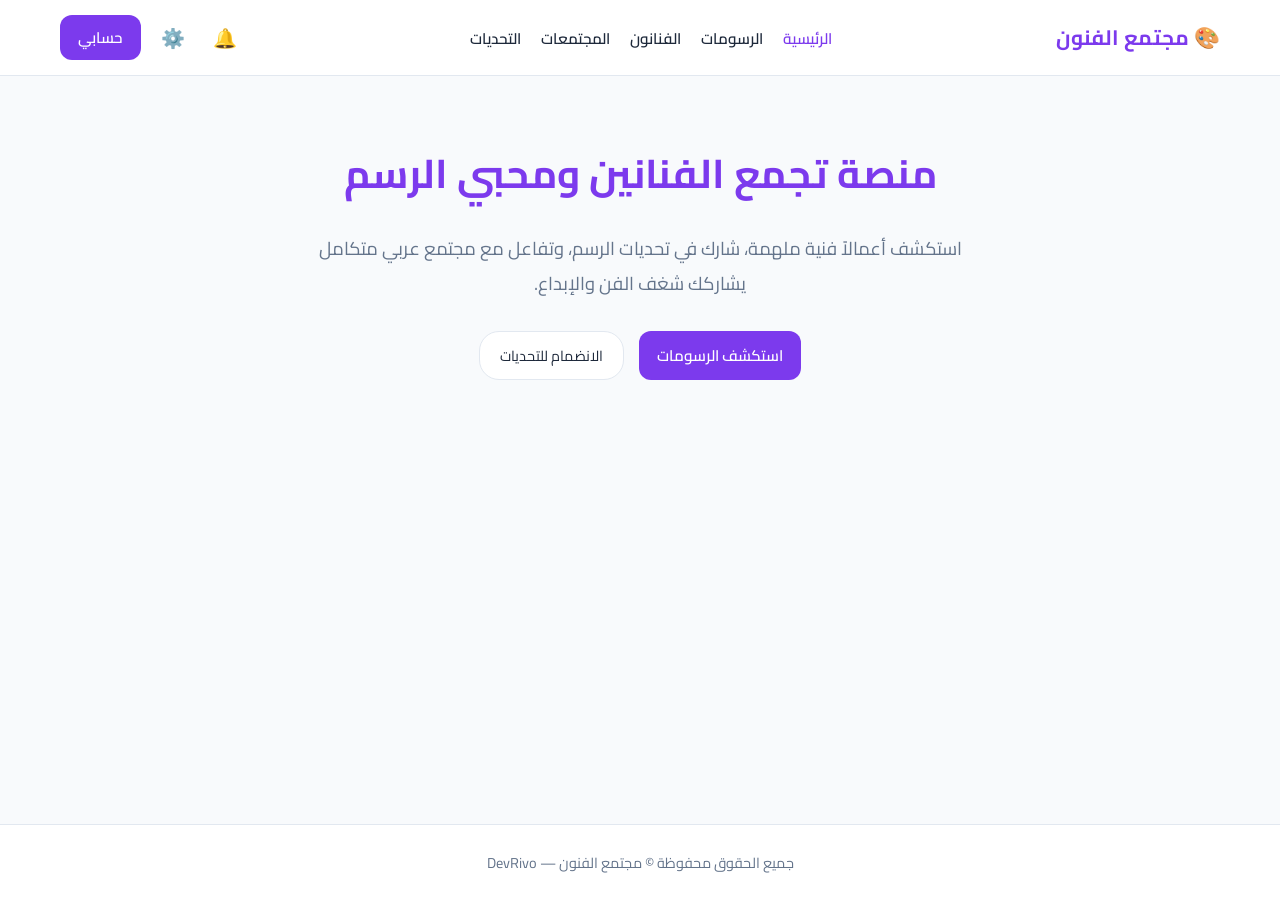
<file: gemini-code-1791964228400.html>
<!DOCTYPE html>
<html lang="ar" dir="rtl">
<head>
    <meta charset="UTF-8">
    <meta name="viewport" content="width=device-width, initial-scale=1.0">
    <title>مجتمع الفنون</title>
    <!-- استيراد خط Cairo العربي -->
    <link href="https://fonts.googleapis.com/css2?family=Cairo:wght@300;400;600;700&display=swap" rel="stylesheet">
    <style>
        /* المتغيرات العامة للهوية البصرية */
        :root {
            --primary: #7c3aed;
            --primary-dark: #6d28d9;
            --accent: #3b82f6;
            --bg: #f8fafc;
            --surface: #ffffff;
            --text: #1e293b;
            --text-muted: #64748b;
            --border: #e2e8f0;
            --radius: 12px;
            --transition: 0.3s ease;
        }

        [data-theme="dark"] {
            --bg: #0f172a;
            --surface: #1e293b;
            --text: #f8fafc;
            --text-muted: #94a3b8;
            --border: #334155;
        }

        * {
            box-sizing: border-box;
            margin: 0;
            padding: 0;
            font-family: 'Cairo', sans-serif;
        }

        body {
            background-color: var(--bg);
            color: var(--text);
            min-height: 100vh;
            display: flex;
            flex-direction: column;
            transition: background var(--transition), color var(--transition);
        }

        .container {
            max-width: 1200px;
            margin: 0 auto;
            padding: 0 20px;
            width: 100%;
        }

        /* رأس الموقع المشترك */
        header {
            background-color: var(--surface);
            border-bottom: 1px solid var(--border);
            position: sticky;
            top: 0;
            z-index: 1000;
        }

        .nav-container {
            display: flex;
            justify-content: space-between;
            align-items: center;
            height: 75px;
        }

        .logo {
            font-size: 1.3rem;
            font-weight: 700;
            color: var(--primary);
            cursor: pointer;
            display: flex;
            align-items: center;
            gap: 8px;
        }

        .nav-links {
            display: flex;
            gap: 20px;
            list-style: none;
            align-items: center;
        }

        .nav-links a {
            text-decoration: none;
            color: var(--text);
            font-weight: 600;
            font-size: 0.95rem;
            cursor: pointer;
            transition: color var(--transition);
        }

        .nav-links a:hover, .nav-links a.active {
            color: var(--primary);
        }

        .header-actions {
            display: flex;
            align-items: center;
            gap: 12px;
        }

        .icon-btn {
            background: none;
            border: none;
            font-size: 1.2rem;
            cursor: pointer;
            color: var(--text);
            padding: 8px;
            border-radius: 50%;
            transition: background var(--transition);
        }

        .icon-btn:hover {
            background-color: var(--border);
        }

        .btn-primary {
            background-color: var(--primary);
            color: white;
            padding: 8px 18px;
            border-radius: var(--radius);
            border: none;
            cursor: pointer;
            font-weight: 600;
            font-size: 0.95rem;
            text-decoration: none;
            transition: background var(--transition);
        }

        .btn-primary:hover {
            background-color: var(--primary-dark);
        }

        /* محتوى الأقسام (SPA Views) */
        main {
            flex: 1;
            padding: 40px 0;
        }

        .section-view {
            display: none;
        }

        .section-view.active {
            display: block;
        }

        /* تنسيقات مشتركة للبطاقات والنماذج */
        h1 {
            font-size: 2rem;
            margin-bottom: 24px;
            color: var(--primary);
        }

        .card-grid {
            display: grid;
            grid-template-columns: repeat(auto-fill, minmax(280px, 1fr));
            gap: 24px;
            margin-top: 20px;
        }

        .card {
            background-color: var(--surface);
            border: 1px solid var(--border);
            border-radius: var(--radius);
            padding: 20px;
            transition: transform var(--transition), box-shadow var(--transition);
        }

        .card:hover {
            transform: translateY(-4px);
            box-shadow: 0 10px 25px rgba(0,0,0,0.05);
        }

        /* أدوات البحث والفلترة */
        .filter-bar {
            display: flex;
            gap: 15px;
            margin-bottom: 24px;
            flex-wrap: wrap;
        }

        .filter-bar input, .filter-bar select {
            padding: 10px 16px;
            border-radius: var(--radius);
            border: 1px solid var(--border);
            background-color: var(--surface);
            color: var(--text);
            font-size: 0.95rem;
            outline: none;
        }

        .filter-bar input {
            flex: 1;
            min-width: 220px;
        }

        .filter-buttons {
            display: flex;
            gap: 10px;
            flex-wrap: wrap;
            margin-bottom: 20px;
        }

        .filter-btn {
            background-color: var(--surface);
            border: 1px solid var(--border);
            color: var(--text);
            padding: 6px 14px;
            border-radius: 20px;
            cursor: pointer;
            font-size: 0.9rem;
            transition: all var(--transition);
        }

        .filter-btn.active, .filter-btn:hover {
            background-color: var(--primary);
            color: white;
            border-color: var(--primary);
        }

        .empty-message {
            text-align: center;
            color: var(--text-muted);
            padding: 40px;
            font-size: 1.1rem;
            display: none;
        }

        /* تذييل الموقع */
        footer {
            background-color: var(--surface);
            border-top: 1px solid var(--border);
            padding: 24px 0;
            text-align: center;
            color: var(--text-muted);
            font-size: 0.9rem;
            margin-top: auto;
        }

        /* الاستجابة للهاتف */
        @media (max-width: 768px) {
            .nav-links {
                display: none;
            }
        }
    </style>
</head>
<body>

    <!-- رأس الموقع -->
    <header>
        <div class="container nav-container">
            <div class="logo" onclick="switchView('home')">
                🎨 مجتمع الفنون
            </div>
            <ul class="nav-links">
                <li><a onclick="switchView('home')" data-target="home" class="active">الرئيسية</a></li>
                <li><a onclick="switchView('drawings')" data-target="drawings">الرسومات</a></li>
                <li><a onclick="switchView('artists')" data-target="artists">الفنانون</a></li>
                <li><a onclick="switchView('communities')" data-target="communities">المجتمعات</a></li>
                <li><a onclick="switchView('challenges')" data-target="challenges">التحديات</a></li>
            </ul>
            <div class="header-actions">
                <button class="icon-btn" onclick="switchView('notifications')" title="الإشعارات">🔔</button>
                <button class="icon-btn" onclick="switchView('settings')" title="الإعدادات">⚙️</button>
                <button class="btn-primary" onclick="switchView('login')">حسابي</button>
            </div>
        </div>
    </header>

    <!-- محتوى الأقسام -->
    <main class="container">

        <!-- 1. الصفحة الرئيسية -->
        <section id="home" class="section-view active">
            <div style="text-align: center; padding: 60px 0;">
                <h1 style="font-size: 2.5rem; margin-bottom: 20px;">منصة تجمع الفنانين ومحبي الرسم</h1>
                <p style="color: var(--text-muted); font-size: 1.15rem; max-width: 700px; margin: 0 auto 30px;">
                    استكشف أعمالاً فنية ملهمة، شارك في تحديات الرسم، وتفاعل مع مجتمع عربي متكامل يشاركك شغف الفن والإبداع.
                </p>
                <div style="display: flex; gap: 15px; justify-content: center;">
                    <button class="btn-primary" onclick="switchView('drawings')">استكشف الرسومات</button>
                    <button class="filter-btn" onclick="switchView('challenges')" style="padding: 10px 20px;">الانضمام للتحديات</button>
                </div>
            </div>
        </section>

        <!-- 2. الرسومات -->
        <section id="drawings" class="section-view">
            <h1>اكتشف الرسومات</h1>
            <div class="filter-bar">
                <input type="text" id="searchInput" placeholder="ابحث باسم الرسمة أو الفنان..." oninput="filterArtworks()">
                <select id="sortSelect" onchange="filterArtworks()">
                    <option value="default">الترتيب الافتراضي</option>
                    <option value="title-asc">العنوان (أ-ي)</option>
                </select>
            </div>
            <div class="filter-buttons">
                <button class="filter-btn active" onclick="setCategory('all', this)">الكل</button>
                <button class="filter-btn" onclick="setCategory('pencil', this)">رسم بالقلم</button>
                <button class="filter-btn" onclick="setCategory('watercolor', this)">ألوان مائية</button>
                <button class="filter-btn" onclick="setCategory('oil', this)">ألوان زيتية</button>
                <button class="filter-btn" onclick="setCategory('digital', this)">رسم رقمي</button>
            </div>
            <div class="card-grid" id="artGrid">
                <!-- بطاقات الرسومات التجريبية توضع هنا ديناميكياً أو برمجياً عند توفر البيانات -->
            </div>
            <div id="emptyMessage" class="empty-message">عذراً، لم يتم العثور على أي رسومات تطابق بحثك.</div>
        </section>

        <!-- 3. الفنانون -->
        <section id="artists" class="section-view">
            <h1>دليل الفنانين</h1>
            <p style="color: var(--text-muted); margin-bottom: 20px;">تعرف على أعضاء المجتمع الفني.</p>
            <div class="card-grid">
                <div class="card">
                    <h3>قريباً</h3>
                    <p style="color: var(--text-muted); margin-top: 10px;">سيتم عرض الفنانين الحقيقيين عند انضمامهم للمنصة وبدء نشر أعمالهم.</p>
                </div>
            </div>
        </section>

        <!-- 4. المجتمعات الفنية -->
        <section id="communities" class="section-view">
            <h1>المجتمعات الفنية</h1>
            <p style="color: var(--text-muted); margin-bottom: 20px;">مساحات للنقاش وتبادل الخبرات بين المهتمين بمختلف المدارس الفنية.</p>
            <div class="card-grid">
                <div class="card">
                    <h3>مجتمع المبتدئين في الرسم</h3>
                    <p style="color: var(--text-muted); margin-top: 10px;">مساحة لتبادل النصائح الأساسية وتطوير المهارات الأولى.</p>
                </div>
                <div class="card">
                    <h3>محترفو الرسم الرقمي</h3>
                    <p style="color: var(--text-muted); margin-top: 10px;">نقاشات حول التقنيات والأدوات الرقمية الحديثة.</p>
                </div>
            </div>
        </section>

        <!-- 5. التحديات والألعاب -->
        <section id="challenges" class="section-view">
            <h1>التحديات الفنية</h1>
            <p style="color: var(--text-muted); margin-bottom: 20px;">شارك في التحديات الأسبوعية لتطوير مهاراتك الفنية.</p>
            <div class="card">
                <h3>تحدي رسم البورتريه خلال ساعة</h3>
                <p style="color: var(--text-muted); margin-top: 10px;">المدة: 7 أيام | نظام مكافآت تقديرية داخل الموقع.</p>
            </div>
        </section>

        <!-- 6. الملف الشخصي -->
        <section id="profile" class="section-view">
            <h1>الملف الشخصي</h1>
            <div class="card">
                <h3>حساب المستخدم</h3>
                <p style="color: var(--text-muted); margin-top: 10px;">قم بتسجيل الدخول لعرض أعمالك الشخصية، مستواك الفني، ومتابعاتك.</p>
                <button class="btn-primary" style="margin-top: 15px;" onclick="switchView('login')">تسجيل الدخول</button>
            </div>
        </section>

        <!-- 7. الإعدادات -->
        <section id="settings" class="section-view">
            <h1>الإعدادات والتفضيلات</h1>
            <div class="card" style="display: flex; justify-content: space-between; align-items: center;">
                <div>
                    <h3>الوضع الداكن</h3>
                    <p style="color: var(--text-muted); font-size: 0.9rem;">التبديل بين الوضع الفاتح والداكن.</p>
                </div>
                <button class="btn-primary" onclick="toggleTheme()">تغيير المظهر</button>
            </div>
        </section>

        <!-- 8. تسجيل الدخول -->
        <section id="login" class="section-view">
            <div style="max-width: 400px; margin: 40px auto;">
                <h1>تسجيل الدخول</h1>
                <div class="card">
                    <form onsubmit="handleLogin(event)">
                        <div style="margin-bottom: 15px;">
                            <label style="display: block; margin-bottom: 5px; font-weight: 600;">البريد الإلكتروني</label>
                            <input type="email5" id="loginEmail" required style="width: 100%; padding: 10px; border-radius: var(--radius); border: 1px solid var(--border); background: var(--surface); color: var(--text);">
                        </div>
                        <div style="margin-bottom: 20px;">
                            <label style="display: block; margin-bottom: 5px; font-weight: 600;">كلمة المرور</label>
                            <input type="password" id="loginPass" required style="width: 100%; padding: 10px; border-radius: var(--radius); border: 1px solid var(--border); background: var(--surface); color: var(--text);">
                        </div>
                        <button type="submit" class="btn-primary" style="width: 100%;">دخول</button>
                        <p id="loginMessage" style="margin-top: 15px; text-align: center; font-size: 0.9rem; color: var(--primary);"></p>
                    </form>
                </div>
            </div>
        </section>

        <!-- 9. الإشعارات -->
        <section id="notifications" class="section-view">
            <h1>الإشعارات</h1>
            <div class="card">
                <p style="color: var(--text-muted);">لا توجد إشعارات جديدة حالياً.</p>
            </div>
        </section>

        <!-- 10. تفاصيل الرسمة -->
        <section id="drawing-details" class="section-view">
            <h1>تفاصيل العمل الفني</h1>
            <div class="card">
                <p style="color: var(--text-muted);">اختر عملًا فنياً من قسم الرسومات لعرض تفاصيله الكاملة.</p>
            </div>
        </section>

    </main>

    <!-- التذييل -->
    <footer>
        <div class="container">
            <p>جميع الحقوق محفوظة © مجتمع الفنون — DevRivo</p>
        </div>
    </footer>

    <!-- أكواد JavaScript -->
    <script>
        // التبديل بين أقسام الموقع (SPA Navigation)
        function switchView(viewId) {
            document.querySelectorAll('.section-view').forEach(section => {
                section.classList.remove('active');
            });
            const targetSection = document.getElementById(viewId);
            if (targetSection) {
                targetSection.classList.add('active');
            }

            // تحديث الروابط النشطة في القائمة
            document.querySelectorAll('.nav-links a').forEach(link => {
                link.classList.remove('active');
                if (link.getAttribute('data-target') === viewId) {
                    link.classList.add('active');
                }
            });
            window.scrollTo(0, 0);
        }

        // تبديل الوضع الفاتح والداكن مع الحفظ في LocalStorage
        function toggleTheme() {
            const currentTheme = document.documentElement.getAttribute('data-theme');
            const newTheme = currentTheme === 'dark' ? 'light' : 'dark';
            document.documentElement.setAttribute('data-theme', newTheme);
            localStorage.setItem('art_community_theme', newTheme);
        }

        // استعادة المظهر المحفوظ عند التحميل
        window.addEventListener('DOMContentLoaded', () => {
            const savedTheme = localStorage.getItem('art_community_theme') || 'light';
            document.documentElement.setAttribute('data-theme', savedTheme);
        });

        // متغيرات الفلترة والبحث للرسومات
        let currentCategory = 'all';

        function setCategory(category, btn) {
            currentCategory = category;
            document.querySelectorAll('.filter-buttons .filter-btn').forEach(b => b.classList.remove('active'));
            btn.classList.add('active');
            filterArtworks();
        }

        function filterArtworks() {
            // دالة بحث وفلترة جاهزة للعمل مع بطاقات الرسومات المستقبلية
            const query = document.getElementById('searchInput').value.toLowerCase();
            const grid = document.getElementById('artGrid');
            const emptyMsg = document.getElementById('emptyMessage');
            
            // ملاحظة: لعدم وجود رسومات وهمية مسجلة مسبقاً، سيظهر رسالة التنبيه عند البحث أو تصفية الفراغ
            if (grid.children.length === 0) {
                emptyMsg.style.display = 'block';
            }
        }

        // التحقق التجريبي البسيط من نموذج تسجيل الدخول
        function handleLogin(event) {
            event.preventDefault();
            const email = document.getElementById('loginEmail').value;
            const msg = document.getElementById('loginMessage');
            msg.textContent = `تم التحقق من البريد (${email}). ملاحظة: تتطلب المصادقة الحقيقية خادم وقاعدة بيانات خلفية (Backend).`;
        }
    </script>
</body>
</html>
</file>
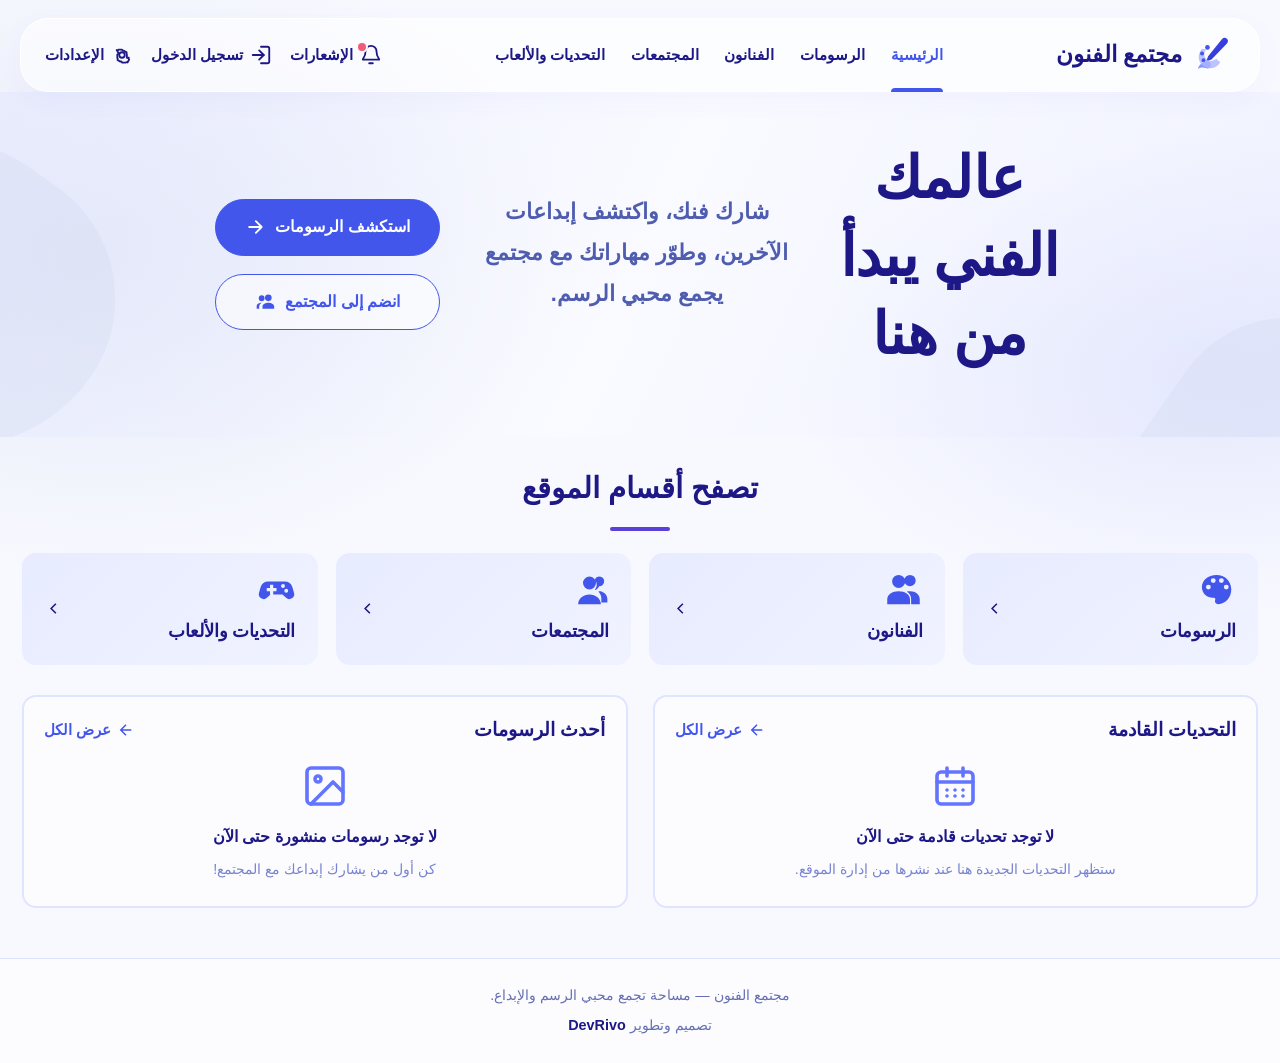
<file: index(2).html>
<!DOCTYPE html>
<html lang="ar" dir="rtl">
<head>
  <meta charset="UTF-8">
  <meta name="viewport" content="width=device-width, initial-scale=1.0">
  <title>مجتمع الفنون | الرئيسية</title>
  <link rel="stylesheet" href="css/style.css">
  <style>
    :root {
      --text: #1D1886;
      --background: #F8F9FF;
      --primary: #4256EB;
      --secondary: #C7D0EB;
      --accent: #2C27D3;
      --line: #E0E5FF;
    }

    * { box-sizing: border-box; }
    html { scroll-behavior: smooth; }
    body {
      margin: 0;
      color: var(--text);
      background:
        radial-gradient(ellipse at 8% 24%, rgba(199,208,235,.40), transparent 28%),
        radial-gradient(ellipse at 95% 35%, rgba(66,86,235,.10), transparent 25%),
        var(--background);
      font-family: 'Cairo', sans-serif;
    }
    a { color: inherit; text-decoration: none; }
    button { font: inherit; }
    .site-header {
      width: min(1600px, calc(100% - 40px));
      min-height: 74px;
      margin: 18px auto 0;
      padding: 12px 24px;
      display: flex;
      align-items: center;
      justify-content: space-between;
      gap: 22px;
      border: 1px solid rgba(255,255,255,.85);
      border-radius: 28px;
      background: rgba(255,255,255,.58);
      box-shadow: 0 8px 28px rgba(66,86,235,.04);
    }
    .brand {
      display: inline-flex;
      align-items: center;
      gap: 10px;
      flex-shrink: 0;
      font-size: 1.45rem;
      font-weight: 800;
      white-space: nowrap;
    }
    .brand-mark { width: 43px; height: 43px; display: block; }
    .main-nav, .header-actions {
      display: flex;
      align-items: center;
      justify-content: center;
      gap: clamp(12px, 2vw, 30px);
    }
    .main-nav a, .header-actions a {
      font-size: .94rem;
      font-weight: 700;
      white-space: nowrap;
      transition: color .2s ease;
    }
    .main-nav a:hover, .header-actions a:hover { color: var(--primary); }
    .main-nav a.active {
      color: var(--primary);
      position: relative;
    }
    .main-nav a.active::after {
      content: "";
      position: absolute;
      right: 0; left: 0; bottom: -23px;
      height: 4px;
      border-radius: 8px 8px 0 0;
      background: var(--primary);
    }
    .header-actions { gap: 18px; }
    .header-actions a { display: inline-flex; align-items: center; gap: 7px; }
    .header-actions svg { width: 22px; height: 22px; }
    .notification-link { position: relative; }
    .notification-link::after {
      content: "";
      position: absolute;
      top: 0; right: 14px;
      width: 8px; height: 8px;
      border-radius: 50%;
      background: #F15B75;
      border: 2px solid var(--background);
    }
    .menu-toggle {
      display: none;
      border: 1px solid var(--line);
      background: white;
      color: var(--text);
      border-radius: 12px;
      padding: 8px 12px;
      cursor: pointer;
    }

    .hero {
      min-height: 345px;
      padding: 48px 20px 40px;
      text-align: center;
      position: relative;
      overflow: hidden;
      background: linear-gradient(115deg, rgba(224,229,255,.45), rgba(255,255,255,.22), rgba(224,229,255,.36));
    }
    .hero::before, .hero::after {
      content: "";
      position: absolute;
      width: 300px; height: 300px;
      border-radius: 48% 52% 62% 38%;
      background: rgba(199,208,235,.24);
      transform: rotate(35deg);
      pointer-events: none;
    }
    .hero::before { right: -165px; bottom: -190px; }
    .hero::after { left: -190px; top: 60px; }
    .hero-content { position: relative; z-index: 1; max-width: 850px; margin: auto; }
    .hero h1 {
      margin: 0 0 16px;
      font-size: clamp(2.2rem, 4.5vw, 3.6rem);
      line-height: 1.35;
      font-weight: 800;
      letter-spacing: -.6px;
    }
    .hero p {
      max-width: 700px;
      margin: 0 auto 25px;
      color: #4F5DB0;
      font-size: clamp(1.05rem, 2vw, 1.35rem);
      line-height: 1.9;
      font-weight: 600;
    }
    .hero-buttons {
      display: flex;
      justify-content: center;
      align-items: center;
      flex-wrap: wrap;
      gap: 18px;
    }
    .btn {
      min-width: 225px;
      padding: 13px 24px;
      display: inline-flex;
      align-items: center;
      justify-content: center;
      gap: 10px;
      border: 1px solid var(--primary);
      border-radius: 30px;
      color: var(--primary);
      background: rgba(255,255,255,.58);
      font-weight: 800;
      transition: transform .2s, box-shadow .2s;
    }
    .btn:hover { transform: translateY(-2px); box-shadow: 0 8px 18px rgba(66,86,235,.13); }
    .btn-primary { color: white; background: var(--primary); }
    .btn svg { width: 20px; height: 20px; }

    .content {
      width: min(1380px, calc(100% - 44px));
      margin: 0 auto;
      padding: 25px 0 50px;
    }
    .section-title {
      text-align: center;
      margin: 0 0 22px;
      font-size: clamp(1.45rem, 2.3vw, 1.9rem);
      font-weight: 800;
    }
    .category-grid {
      display: grid;
      grid-template-columns: repeat(4, minmax(0, 1fr));
      gap: 18px;
      margin-bottom: 30px;
    }
    .category-card {
      min-height: 112px;
      padding: 17px 22px;
      display: flex;
      align-items: center;
      justify-content: space-between;
      gap: 12px;
      border-radius: 14px;
      background: linear-gradient(135deg, rgba(230,234,255,.9), rgba(237,240,255,.74));
      transition: transform .2s, background .2s;
    }
    .category-card:hover { transform: translateY(-3px); background: #e6eaff; }
    .category-info { display: flex; flex-direction: column; gap: 7px; }
    .category-info strong { font-size: 1.1rem; }
    .category-icon { width: 39px; height: 39px; color: var(--primary); }
    .category-arrow { width: 19px; height: 19px; flex-shrink: 0; }

    .panels-grid {
      display: grid;
      grid-template-columns: repeat(2, minmax(0, 1fr));
      gap: 25px;
    }
    .panel {
      min-height: 210px;
      border: 2px solid var(--line);
      border-radius: 14px;
      background: rgba(255,255,255,.64);
      padding: 16px 20px 20px;
    }
    .panel-head {
      display: flex;
      align-items: center;
      justify-content: space-between;
      gap: 12px;
      margin-bottom: 14px;
    }
    .panel-head h3 { margin: 0; font-size: 1.2rem; font-weight: 800; }
    .show-all { color: var(--primary); display: inline-flex; align-items: center; gap: 6px; font-size: .92rem; font-weight: 700; }
    .show-all svg { width: 18px; height: 18px; }
    .empty-state { text-align: center; padding: 0 8px 3px; }
    .empty-state > svg { width: 48px; height: 48px; color: #6375FF; margin: 0 auto 4px; }
    .empty-state strong { display: block; font-size: 1rem; margin-bottom: 5px; }
    .empty-state p { margin: 0; color: #7884D1; font-size: .9rem; line-height: 1.8; }

    footer {
      padding: 20px 16px;
      text-align: center;
      border-top: 1px solid var(--line);
      color: #6670B2;
      background: rgba(255,255,255,.45);
      font-size: .9rem;
    }
    footer p { margin: 4px 0; }
    .creator { color: var(--text); font-weight: 800; }

    @media (max-width: 1120px) {
      .site-header { flex-wrap: wrap; }
      .main-nav { order: 3; width: 100%; flex-wrap: wrap; padding-top: 8px; }
      .main-nav a.active::after { bottom: -8px; }
      .header-actions { margin-right: auto; }
    }
    @media (max-width: 720px) {
      .site-header { width: calc(100% - 20px); margin-top: 10px; padding: 12px 14px; border-radius: 20px; gap: 12px; }
      .brand { font-size: 1.12rem; }
      .brand-mark { width: 35px; height: 35px; }
      .menu-toggle { display: inline-flex; align-items: center; gap: 6px; }
      .main-nav { display: none; order: 4; flex-direction: column; align-items: stretch; width: 100%; gap: 0; padding: 5px 0 0; }
      .main-nav.open { display: flex; }
      .main-nav a { padding: 11px 8px; border-top: 1px solid var(--line); }
      .main-nav a.active::after { display: none; }
      .header-actions { width: 100%; order: 3; justify-content: space-around; gap: 8px; }
      .header-actions a { font-size: .82rem; }
      .header-actions svg { width: 19px; height: 19px; }
      .hero { min-height: 0; padding: 48px 18px 42px; }
      .hero h1 { font-size: 2.15rem; }
      .hero p { font-size: 1rem; }
      .btn { min-width: min(100%, 240px); }
      .content { width: calc(100% - 24px); padding-top: 24px; }
      .category-grid { grid-template-columns: repeat(2, minmax(0, 1fr)); gap: 10px; }
      .category-card { min-height: 100px; padding: 13px; }
      .category-info strong { font-size: .94rem; }
      .category-icon { width: 32px; height: 32px; }
      .panels-grid { grid-template-columns: 1fr; gap: 14px; }
      .panel { min-height: 200px; padding: 15px 13px; }
      .panel-head h3 { font-size: 1.05rem; }
    }
    @media (max-width: 380px) {
      .header-actions { flex-wrap: wrap; }
      .category-grid { grid-template-columns: 1fr; }
    }
  </style>
</head>
<body>
  <header class="site-header">
    <a class="brand" href="index.html" aria-label="العودة إلى الرئيسية">
      <svg class="brand-mark" viewBox="0 0 64 64" aria-hidden="true">
        <defs>
          <linearGradient id="brushColor" x1="0" y1="0" x2="1" y2="1">
            <stop offset="0" stop-color="#4256EB"/>
            <stop offset="1" stop-color="#2C27D3"/>
          </linearGradient>
        </defs>
        <path d="M45 7c2-2 5-2 7 0s2 5 0 7L29 38l-8 3 3-8Z" fill="url(#brushColor)"/>
        <path d="M21 41c-6 1-11 5-12 11 5-3 9-2 12-1 4 1 7-2 7-5 0-3-3-6-7-5Z" fill="#8795FF"/>
        <path d="M15 22a17 17 0 1 0 27 20l-6-5a10 10 0 1 1-15-14Z" fill="#AAB5FF" opacity=".8"/>
        <circle cx="23" cy="20" r="3.5" fill="#4256EB"/>
        <circle cx="15" cy="29" r="3" fill="#4256EB"/>
        <circle cx="17" cy="39" r="2.8" fill="#4256EB"/>
      </svg>
      <span>مجتمع الفنون</span>
    </a>

    <button class="menu-toggle" id="menuToggle" type="button" aria-expanded="false" aria-controls="mainNav">
      ☰ القائمة
    </button>

    <nav class="main-nav" id="mainNav" aria-label="القائمة الرئيسية">
      <a class="active" href="index.html">الرئيسية</a>
      <a href="drawings.html">الرسومات</a>
      <a href="artists.html">الفنانون</a>
      <a href="communities.html">المجتمعات</a>
      <a href="challenges.html">التحديات والألعاب</a>
    </nav>

    <div class="header-actions">
      <a class="notification-link" href="notifications.html" aria-label="الإشعارات">
        <svg viewBox="0 0 24 24" fill="none" stroke="currentColor" stroke-width="2" stroke-linecap="round" stroke-linejoin="round" aria-hidden="true"><path d="M18 8a6 6 0 0 0-12 0c0 7-3 7-3 9h18c0-2-3-2-3-9"/><path d="M10 21h4"/></svg>
        <span>الإشعارات</span>
      </a>
      <a href="login.html">
        <svg viewBox="0 0 24 24" fill="none" stroke="currentColor" stroke-width="2" stroke-linecap="round" stroke-linejoin="round" aria-hidden="true"><path d="M10 17l5-5-5-5"/><path d="M15 12H3"/><path d="M12 3h7a2 2 0 0 1 2 2v14a2 2 0 0 1-2 2h-7"/></svg>
        <span>تسجيل الدخول</span>
      </a>
      <a href="settings.html">
        <svg viewBox="0 0 24 24" fill="none" stroke="currentColor" stroke-width="2" stroke-linecap="round" stroke-linejoin="round" aria-hidden="true"><circle cx="12" cy="12" r="3"/><path d="M19.4 15a1.7 1.7 0 0 0 .3 1.9l.1.1-1.8 3.1-.2-.1a1.7 1.7 0 0 0-1.8.2l-.2.1h-3.6l-.1-.2a1.7 1.7 0 0 0-1.6-1l-.3.1-3.1-1.8.1-.2a1.7 1.7 0 0 0-.2-1.8l-.1-.2v-3.6l.2-.1a1.7 1.7 0 0 0 1-1.6l-.1-.3L6.2 6.6l.2-.1a1.7 1.7 0 0 0 1.8-.2l.2-.1H12l.1.2a1.7 1.7 0 0 0 1.6 1l.3-.1 3.1 1.8-.1.2a1.7 1.7 0 0 0 .2 1.8l.1.2V15Z"/></svg>
        <span>الإعدادات</span>
      </a>
    </div>
  </header>

  <main>
    <section class="hero">
      <div class="hero-content">
        <h1>عالمك الفني يبدأ من هنا</h1>
        <p>شارك فنك، واكتشف إبداعات الآخرين، وطوّر مهاراتك مع مجتمع يجمع محبي الرسم.</p>
        <div class="hero-buttons">
          <a class="btn btn-primary" href="drawings.html">
            <span>استكشف الرسومات</span>
            <svg viewBox="0 0 24 24" fill="none" stroke="currentColor" stroke-width="2.2" stroke-linecap="round" stroke-linejoin="round" aria-hidden="true"><path d="M5 12h14M13 5l7 7-7 7"/></svg>
          </a>
          <a class="btn" href="login.html">
            <span>انضم إلى المجتمع</span>
            <svg viewBox="0 0 24 24" fill="currentColor" aria-hidden="true"><path d="M16 11a4 4 0 1 0-4-4 4 4 0 0 0 4 4ZM8 11a3.5 3.5 0 1 0-3.5-3.5A3.5 3.5 0 0 0 8 11Zm8 2c-3 0-7 1.5-7 4.2V20h14v-2.8c0-2.7-4-4.2-7-4.2ZM8 13c-2.7 0-6 1.3-6 3.7V20h3v-2.8A5.4 5.4 0 0 1 8 13Z"/></svg>
          </a>
        </div>
      </div>
    </section>

    <section class="content" aria-labelledby="categoriesTitle">
      <h2 class="section-title" id="categoriesTitle">تصفح أقسام الموقع</h2>

      <div class="category-grid">
        <a class="category-card" href="drawings.html">
          <div class="category-info">
            <svg class="category-icon" viewBox="0 0 24 24" fill="currentColor" aria-hidden="true"><path d="M12 3C6.8 3 3 6.3 3 10.5c0 3.6 2.8 6.5 6.2 6.5h1.1c.8 0 1.2.7.9 1.4-.5 1.1.3 2.6 1.9 2.6 4.5 0 8-4.2 8-9.1C21.1 6.7 17.1 3 12 3Zm-5 9a1.5 1.5 0 1 1 0-3 1.5 1.5 0 0 1 0 3Zm3-4a1.5 1.5 0 1 1 0-3 1.5 1.5 0 0 1 0 3Zm5 0a1.5 1.5 0 1 1 0-3 1.5 1.5 0 0 1 0 3Zm3 4a1.5 1.5 0 1 1 0-3 1.5 1.5 0 0 1 0 3Z"/></svg>
            <strong>الرسومات</strong>
          </div>
          <svg class="category-arrow" viewBox="0 0 24 24" fill="none" stroke="currentColor" stroke-width="2" aria-hidden="true"><path d="m15 18-6-6 6-6"/></svg>
        </a>
        <a class="category-card" href="artists.html">
          <div class="category-info">
            <svg class="category-icon" viewBox="0 0 24 24" fill="currentColor" aria-hidden="true"><path d="M9 11a4 4 0 1 0 0-8 4 4 0 0 0 0 8Zm7-1a3.5 3.5 0 1 0 0-7 3.5 3.5 0 0 0 0 7ZM9 13c-4 0-7 2-7 5v3h14v-3c0-3-3-5-7-5Zm7 0c-.7 0-1.4.1-2 .2 1.7 1 2.7 2.6 2.7 4.8v3H22v-3c0-3-2.5-5-6-5Z"/></svg>
            <strong>الفنانون</strong>
          </div>
          <svg class="category-arrow" viewBox="0 0 24 24" fill="none" stroke="currentColor" stroke-width="2" aria-hidden="true"><path d="m15 18-6-6 6-6"/></svg>
        </a>
        <a class="category-card" href="communities.html">
          <div class="category-info">
            <svg class="category-icon" viewBox="0 0 24 24" fill="currentColor" aria-hidden="true"><path d="M12 12a4 4 0 1 0 0-8 4 4 0 0 0 0 8Zm-7 9c0-3.3 3.1-6 7-6s7 2.7 7 6H5Zm13-11a3 3 0 1 0-2.7-4.3 5.8 5.8 0 0 1 0 6.6c.9.1 1.8-.7 2.7-2.3Zm1 3c-.6 0-1.1.1-1.6.2 1.2 1.1 1.9 2.6 1.9 4.4V20H23v-2c0-2.2-1.2-4-4-5Z"/></svg>
            <strong>المجتمعات</strong>
          </div>
          <svg class="category-arrow" viewBox="0 0 24 24" fill="none" stroke="currentColor" stroke-width="2" aria-hidden="true"><path d="m15 18-6-6 6-6"/></svg>
        </a>
        <a class="category-card" href="challenges.html">
          <div class="category-info">
            <svg class="category-icon" viewBox="0 0 24 24" fill="currentColor" aria-hidden="true"><path d="M7 7h10a5 5 0 0 1 4.8 3.6l1 3.5a3 3 0 0 1-4.9 3l-2.2-2H8.3l-2.2 2a3 3 0 0 1-4.9-3l1-3.5A5 5 0 0 1 7 7Zm1 2v2H6v2h2v2h2v-2h2v-2h-2V9H8Zm8 2a1.2 1.2 0 1 0 0-2.4 1.2 1.2 0 0 0 0 2.4Zm2 3a1.2 1.2 0 1 0 0-2.4 1.2 1.2 0 0 0 0 2.4Z"/></svg>
            <strong>التحديات والألعاب</strong>
          </div>
          <svg class="category-arrow" viewBox="0 0 24 24" fill="none" stroke="currentColor" stroke-width="2" aria-hidden="true"><path d="m15 18-6-6 6-6"/></svg>
        </a>
      </div>

      <div class="panels-grid">
        <section class="panel" aria-labelledby="challengesTitle">
          <div class="panel-head">
            <h3 id="challengesTitle">التحديات القادمة</h3>
            <a class="show-all" href="challenges.html">
              <svg viewBox="0 0 24 24" fill="none" stroke="currentColor" stroke-width="2" aria-hidden="true"><path d="M19 12H5m7-7-7 7 7 7"/></svg>
              <span>عرض الكل</span>
            </a>
          </div>
          <div class="empty-state">
            <svg viewBox="0 0 24 24" fill="none" stroke="currentColor" stroke-width="1.8" stroke-linecap="round" stroke-linejoin="round" aria-hidden="true"><rect x="3" y="5" width="18" height="16" rx="2"/><path d="M16 3v4M8 3v4M3 10h18M8 14h.01M12 14h.01M16 14h.01M8 17h.01M12 17h.01M16 17h.01"/></svg>
            <strong>لا توجد تحديات قادمة حتى الآن</strong>
            <p>ستظهر التحديات الجديدة هنا عند نشرها من إدارة الموقع.</p>
          </div>
        </section>

        <section class="panel" aria-labelledby="drawingsTitle">
          <div class="panel-head">
            <h3 id="drawingsTitle">أحدث الرسومات</h3>
            <a class="show-all" href="drawings.html">
              <svg viewBox="0 0 24 24" fill="none" stroke="currentColor" stroke-width="2" aria-hidden="true"><path d="M19 12H5m7-7-7 7 7 7"/></svg>
              <span>عرض الكل</span>
            </a>
          </div>
          <div class="empty-state">
            <svg viewBox="0 0 24 24" fill="none" stroke="currentColor" stroke-width="1.8" stroke-linecap="round" stroke-linejoin="round" aria-hidden="true"><rect x="3" y="3" width="18" height="18" rx="2"/><circle cx="8.5" cy="8.5" r="1.5"/><path d="m21 15-5-5L5 21"/></svg>
            <strong>لا توجد رسومات منشورة حتى الآن</strong>
            <p>كن أول من يشارك إبداعك مع المجتمع!</p>
          </div>
        </section>
      </div>
    </section>
  </main>

  <footer>
    <p>مجتمع الفنون — مساحة تجمع محبي الرسم والإبداع.</p>
    <p>تصميم وتطوير <span class="creator">DevRivo</span></p>
  </footer>

  <script>
    const menuToggle = document.getElementById('menuToggle');
    const mainNav = document.getElementById('mainNav');

    menuToggle.addEventListener('click', function () {
      const isOpen = mainNav.classList.toggle('open');
      menuToggle.setAttribute('aria-expanded', isOpen);
    });
  </script>
</body>
</html>
</file>
<file: css/style.css>
/* ========== الإعدادات العامة ========== */

/* ألوان الموقع في مكان واحد عشان يسهل تعديلها */
:root {
  --purple: #5b3fd9;
  --purple-dark: #4a2fc0;
  --blue: #3b6cf0;
  --blue-light: #eaf0ff;
  --purple-light: #f1ecff;
  --text-dark: #22214a;
  --text-gray: #5f6280;
  --border: #e4e6f2;
  --white: #ffffff;
  --footer-bg: #25244f;
}

* {
  box-sizing: border-box;
  margin: 0;
  padding: 0;
}

body {
  font-family: "Tajawal", "Cairo", Tahoma, Arial, sans-serif;
  background-color: var(--white);
  color: var(--text-dark);
  line-height: 1.8;
  overflow-x: hidden;
}

img {
  max-width: 100%;
  height: auto;
  display: block;
}

a {
  text-decoration: none;
  color: inherit;
}

ul {
  list-style: none;
}

/* الحاوية اللي بتخلي المحتوى في المنتصف */
.container {
  width: 100%;
  max-width: 1150px;
  margin: 0 auto;
  padding: 0 20px;
}

/* ========== الأزرار ========== */

.btn {
  display: inline-block;
  padding: 12px 28px;
  border-radius: 30px;
  font-size: 16px;
  font-weight: bold;
  text-align: center;
  border: 2px solid transparent;
  cursor: pointer;
  transition: background-color 0.2s, color 0.2s, transform 0.2s;
}

.btn:hover {
  transform: translateY(-2px);
}

.btn:focus-visible,
.nav-link:focus-visible,
.tool-link:focus-visible,
.account-link:focus-visible {
  outline: 3px solid var(--blue);
  outline-offset: 3px;
}

.btn-primary {
  background-color: var(--purple);
  color: var(--white);
}

.btn-primary:hover {
  background-color: var(--purple-dark);
}

.btn-outline {
  background-color: var(--white);
  color: var(--purple);
  border-color: var(--purple);
}

.btn-outline:hover {
  background-color: var(--purple-light);
}

.btn-secondary {
  background-color: var(--blue);
  color: var(--white);
}

.btn-secondary:hover {
  background-color: #2a57d6;
}

/* ========== رأس الموقع ========== */

.site-header {
  background-color: var(--white);
  border-bottom: 1px solid var(--border);
  position: sticky;
  top: 0;
  z-index: 100;
}

.header-content {
  display: flex;
  align-items: center;
  justify-content: space-between;
  gap: 20px;
  min-height: 70px;
}

/* الشعار */
.logo {
  display: flex;
  align-items: center;
  gap: 10px;
}

.logo-img {
  width: 40px;
  height: 40px;
  object-fit: contain;
}

.logo-text {
  font-size: 22px;
  font-weight: bold;
  color: var(--purple);
}

/* روابط التنقل */
.main-nav {
  display: flex;
  align-items: center;
  gap: 24px;
}

.nav-link {
  font-size: 15px;
  color: var(--text-gray);
  padding: 6px 2px;
  border-bottom: 2px solid transparent;
  transition: color 0.2s, border-color 0.2s;
}

.nav-link:hover {
  color: var(--purple);
}

.nav-link.active {
  color: var(--purple);
  font-weight: bold;
  border-bottom-color: var(--purple);
}

/* أدوات الرأس */
.header-tools {
  display: flex;
  align-items: center;
  gap: 12px;
}

.tool-link {
  font-size: 18px;
  padding: 6px 8px;
  border-radius: 50%;
  transition: background-color 0.2s;
}

.tool-link:hover {
  background-color: var(--purple-light);
}

.account-link {
  font-size: 14px;
  color: var(--text-dark);
  padding: 8px 16px;
  border: 1px solid var(--border);
  border-radius: 25px;
  transition: background-color 0.2s;
}

.account-link:hover {
  background-color: var(--purple-light);
}

.header-tools .btn {
  padding: 8px 20px;
  font-size: 14px;
}

/* ========== القسم الرئيسي ========== */

.hero {
  background: linear-gradient(135deg, var(--blue-light), var(--purple-light));
  padding: 60px 0;
}

.hero-content {
  display: flex;
  align-items: center;
  justify-content: space-between;
  gap: 40px;
}

.hero-text {
  flex: 1;
}

.hero-text h1 {
  font-size: 42px;
  line-height: 1.5;
  margin-bottom: 16px;
}

.hero-title-colored {
  display: block;
  color: var(--purple);
}

.hero-text p {
  font-size: 18px;
  color: var(--text-gray);
  margin-bottom: 28px;
  max-width: 480px;
}

.hero-buttons {
  display: flex;
  flex-wrap: wrap;
  gap: 12px;
}

.hero-image {
  flex: 1;
  display: flex;
  justify-content: center;
}

.hero-image img {
  max-width: 440px;
  width: 100%;
}

/* ========== بطاقات المميزات ========== */

.features {
  padding: 70px 0;
  background-color: var(--white);
}

.section-title {
  text-align: center;
  font-size: 30px;
  margin-bottom: 40px;
  position: relative;
  padding-bottom: 16px;
}

/* الخط الصغير تحت العنوان */
.section-title::after {
  content: "";
  position: absolute;
  bottom: 0;
  left: 50%;
  transform: translateX(-50%);
  width: 60px;
  height: 4px;
  background-color: var(--purple);
  border-radius: 4px;
}

.features-grid {
  display: grid;
  grid-template-columns: repeat(5, 1fr);
  gap: 20px;
}

.feature-card {
  background-color: var(--white);
  border: 1px solid var(--border);
  border-radius: 18px;
  padding: 28px 18px;
  text-align: center;
  box-shadow: 0 4px 14px rgba(91, 63, 217, 0.08);
  transition: transform 0.2s, box-shadow 0.2s;
}

.feature-card:hover {
  transform: translateY(-4px);
  box-shadow: 0 8px 20px rgba(91, 63, 217, 0.15);
}

.feature-icon {
  width: 64px;
  height: 64px;
  margin: 0 auto 16px;
  border-radius: 50%;
  display: flex;
  align-items: center;
  justify-content: center;
  font-size: 28px;
}

/* لون خلفية مختلف لكل أيقونة */
.icon-learn {
  background-color: #e6f0ff;
}

.icon-drawings {
  background-color: #f1e8ff;
}

.icon-artists {
  background-color: #e4efff;
}

.icon-communities {
  background-color: #ece8ff;
}

.icon-challenges {
  background-color: #e8ecff;
}

.feature-card h3 {
  font-size: 18px;
  margin-bottom: 8px;
}

.feature-card p {
  font-size: 14px;
  color: var(--text-gray);
}

/* ========== قسم التحديات ========== */

.challenges {
  padding: 20px 0 40px;
}

.challenges-content {
  display: flex;
  align-items: center;
  justify-content: space-between;
  gap: 40px;
  background-color: var(--purple-light);
  border-radius: 24px;
  padding: 40px;
}

.challenges-text {
  flex: 1;
}

.section-label {
  display: block;
  font-size: 14px;
  color: var(--blue);
  font-weight: bold;
  margin-bottom: 6px;
}

.challenges-text h2 {
  font-size: 30px;
  margin-bottom: 12px;
}

.challenges-text p {
  color: var(--text-gray);
  margin-bottom: 24px;
  max-width: 480px;
}

.challenges-image {
  flex: 1;
  display: flex;
  justify-content: center;
}

.challenges-image img {
  max-width: 360px;
  width: 100%;
}

/* ========== قسم سراج ========== */

.assistant {
  padding: 0 0 70px;
}

.assistant-content {
  display: flex;
  align-items: center;
  justify-content: space-between;
  gap: 40px;
  background-color: var(--blue-light);
  border-radius: 24px;
  padding: 40px;
}

.assistant-text {
  flex: 1;
}

.assistant-text h2 {
  font-size: 32px;
  color: var(--purple);
  margin-bottom: 10px;
}

.assistant-text p {
  color: var(--text-gray);
  margin-bottom: 24px;
  max-width: 480px;
}

.assistant-image {
  flex: 1;
  display: flex;
  justify-content: center;
}

.assistant-image img {
  max-width: 300px;
  width: 100%;
}

/* ========== التذييل ========== */

.site-footer {
  background-color: var(--footer-bg);
  color: #d8d9ee;
  padding-top: 50px;
}

.footer-content {
  display: flex;
  justify-content: space-between;
  align-items: flex-start;
  gap: 30px;
  padding-bottom: 30px;
}

.footer-brand {
  max-width: 300px;
}

.footer-brand .logo-text {
  color: var(--white);
}

.footer-brand p {
  margin-top: 10px;
  font-size: 14px;
}

.footer-column h4 {
  color: var(--white);
  font-size: 16px;
  margin-bottom: 12px;
}

.footer-column li {
  margin-bottom: 6px;
}

.footer-column a {
  font-size: 14px;
  transition: color 0.2s;
}

.footer-column a:hover {
  color: var(--white);
  text-decoration: underline;
}

.footer-column a:focus-visible {
  outline: 2px solid var(--white);
  outline-offset: 3px;
}

.social-links {
  display: flex;
  gap: 12px;
}

.social-links a {
  width: 40px;
  height: 40px;
  display: flex;
  align-items: center;
  justify-content: center;
  background-color: rgba(255, 255, 255, 0.1);
  border-radius: 50%;
  font-size: 18px;
  transition: background-color 0.2s;
}

.social-links a:hover {
  background-color: rgba(255, 255, 255, 0.25);
  text-decoration: none;
}

/* الحقوق واسم DevRivo في آخر الموقع */
.footer-bottom {
  display: flex;
  justify-content: space-between;
  align-items: center;
  border-top: 1px solid rgba(255, 255, 255, 0.15);
  padding-top: 16px;
  padding-bottom: 16px;
  font-size: 13px;
}

/* ========== تصميم التابلت ========== */

@media (max-width: 992px) {
  .header-content {
    flex-wrap: wrap;
    justify-content: center;
    padding-top: 10px;
    padding-bottom: 10px;
  }

  .main-nav {
    order: 3;
    width: 100%;
    justify-content: center;
    flex-wrap: wrap;
    gap: 16px;
  }

  .features-grid {
    grid-template-columns: repeat(3, 1fr);
  }

  .footer-content {
    flex-wrap: wrap;
  }
}

/* ========== تصميم الهاتف ========== */

@media (max-width: 768px) {
  .hero {
    padding: 40px 0;
  }

  .hero-content,
  .challenges-content,
  .assistant-content {
    flex-direction: column;
    text-align: center;
    gap: 24px;
  }

  .challenges-content,
  .assistant-content {
    padding: 28px 20px;
  }

  .hero-text h1 {
    font-size: 32px;
  }

  .hero-text p,
  .challenges-text p,
  .assistant-text p {
    margin-left: auto;
    margin-right: auto;
  }

  .hero-buttons {
    justify-content: center;
  }

  .hero-image img {
    max-width: 300px;
  }

  .features-grid {
    grid-template-columns: repeat(2, 1fr);
  }

  .section-title {
    font-size: 24px;
  }

  .footer-content {
    flex-direction: column;
    align-items: center;
    text-align: center;
  }

  .footer-brand {
    max-width: 100%;
  }

  .footer-brand .logo {
    justify-content: center;
  }

  .social-links {
    justify-content: center;
  }

  .footer-bottom {
    flex-direction: column;
    gap: 6px;
    text-align: center;
  }
}

@media (max-width: 480px) {
  .features-grid {
    grid-template-columns: 1fr;
  }

  .header-tools {
    flex-wrap: wrap;
    justify-content: center;
  }

  .btn {
    width: 100%;
  }

  .header-tools .btn {
    width: auto;
  }

  .hero-buttons {
    flex-direction: column;
  }
  }
</file>
